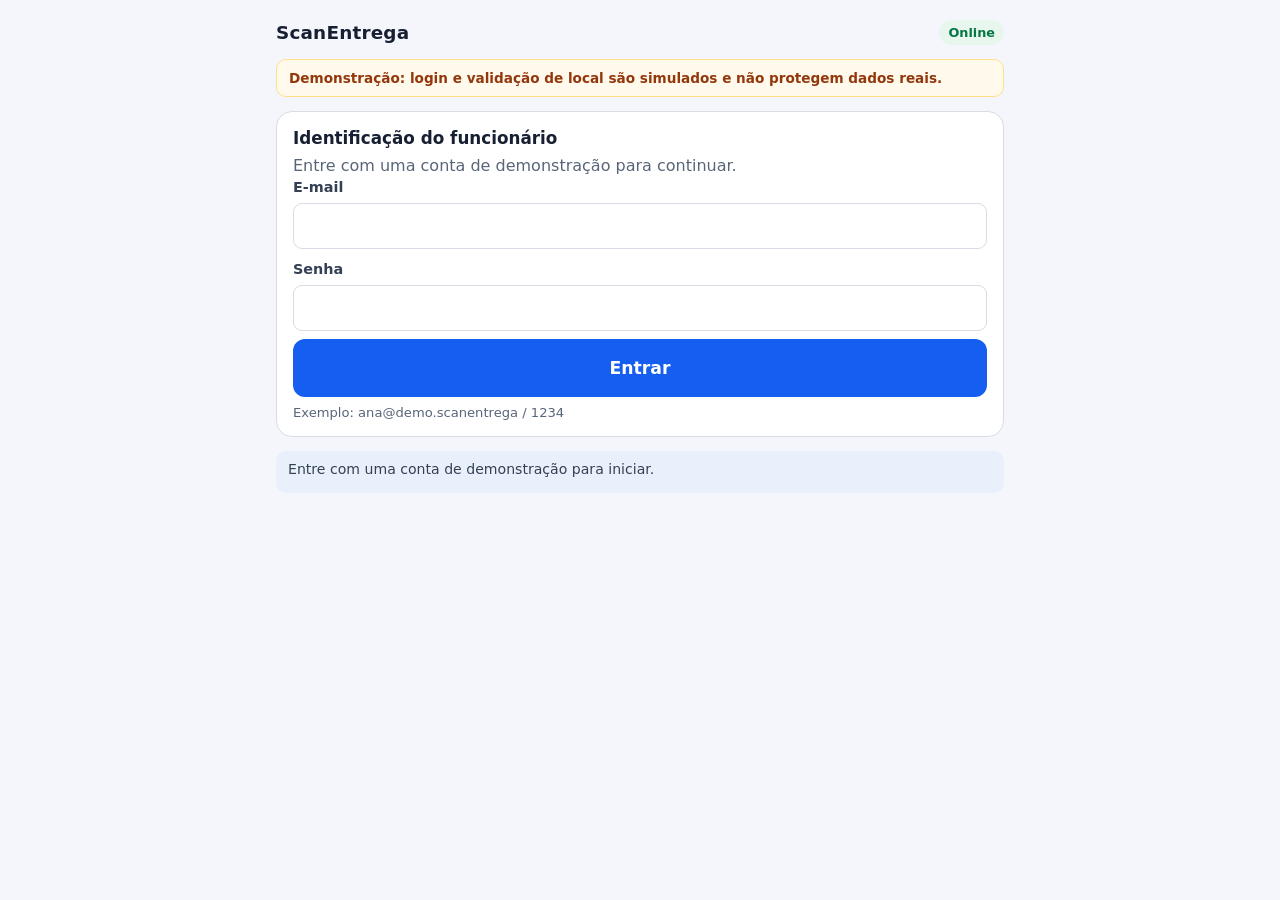
<file: pwa/index.html>
<!doctype html>
<html lang="pt-BR">
  <head>
    <meta charset="utf-8">
    <meta name="viewport" content="width=device-width, initial-scale=1, viewport-fit=cover">
    <meta name="theme-color" content="#155eef">
    <meta name="description" content="Captura de campo offline do ScanEntrega">
    <link rel="manifest" href="./manifest.json">
    <link rel="icon" href="./icons/icon-192.png" type="image/png">
    <link rel="stylesheet" href="./css/style.css">
    <title>ScanEntrega</title>
    <script src="./vendor/dexie.min.js"></script>
    <script type="module" src="./js/app.js"></script>
  </head>
  <body>
    <main class="app">
      <header class="app-header">
        <h1>ScanEntrega</h1>
        <span id="network-status" class="network-status" role="status">Verificando conexão…</span>
      </header>

      <p class="demo-banner">
        Demonstração: login e validação de local são simulados e não protegem dados reais.
      </p>

      <section id="login-section" class="workflow-card" aria-labelledby="login-title">
        <h2 id="login-title">Identificação do funcionário</h2>
        <p>Entre com uma conta de demonstração para continuar.</p>
        <form id="login-form" class="form-stack">
          <label for="employee-email">E-mail</label>
          <input id="employee-email" name="email" type="email" autocomplete="username" required>
          <label for="employee-password">Senha</label>
          <input id="employee-password" name="password" type="password" autocomplete="current-password" required>
          <button id="login-button" class="button button-primary" type="submit">Entrar</button>
        </form>
        <p class="demo-hint">
          Exemplo: ana@demo.scanentrega / 1234
        </p>
      </section>

      <section id="workflow-section" class="workflow-card workflow-stack" hidden>
        <div class="section-heading">
          <div>
            <h2>Olá, <span id="employee-name"></span></h2>
            <p class="demo-hint">Conta de demonstração</p>
          </div>
          <button id="logout-button" class="button button-quiet" type="button">Sair</button>
        </div>

        <div class="form-stack">
          <label for="condominium-select">Condomínio autorizado</label>
          <select id="condominium-select"></select>
          <p id="condominium-detail" class="field-help"></p>

          <label for="location-mode">Validação de localização</label>
          <select id="location-mode">
            <option value="gps">GPS do aparelho</option>
            <option value="demo-inside">Simular dentro do condomínio (demo)</option>
            <option value="demo-outside">Simular fora do condomínio (demo)</option>
            <option value="demo-inaccurate">Simular GPS impreciso (demo)</option>
          </select>
          <p class="field-help">
            A checagem é local e demo. O GPS é conferido novamente em cada foto.
          </p>
          <button id="validate-location-button" class="button button-secondary" type="button">
            Validar localização
          </button>
          <p id="location-result" class="location-result" role="status" aria-live="polite">
            Confirme sua presença antes de iniciar uma captura.
          </p>
        </div>

        <section id="capture-step" class="capture-step" aria-labelledby="capture-title" hidden>
          <div>
            <h2 id="capture-title">Captura de fotos</h2>
            <p>Toque para abrir a câmera. A localização será conferida em cada foto; a câmera fecha ao sair do app.</p>
          </div>
          <button id="start-camera-button" class="button button-primary" type="button">
            Iniciar captura
          </button>

          <div id="camera-panel" class="camera-panel" aria-label="Captura de fotos" hidden>
            <video id="camera-video" autoplay playsinline muted aria-label="Pré-visualização da câmera"></video>
            <div id="camera-message" class="camera-message" role="status">
              A câmera está fechada.
            </div>
          </div>
          <canvas id="capture-canvas" hidden></canvas>

          <div id="capture-controls" class="capture-controls" hidden>
            <button id="capture-button" class="button button-primary" type="button" disabled>
              Tirar foto
            </button>
            <button id="stop-camera-button" class="button button-quiet" type="button">
              Encerrar captura
            </button>
          </div>
        </section>
      </section>

      <section id="queue-section" class="queue-section" aria-labelledby="queue-title" hidden>
        <div class="section-heading">
          <h2 id="queue-title">Fotos do lote</h2>
          <span id="queue-count" class="queue-count">0 fotos</span>
        </div>
        <div class="queue-actions">
          <button id="send-button" class="button button-secondary" type="button" disabled>
            Enviar (0)
          </button>
          <button id="clear-button" class="button button-quiet" type="button" disabled>
            Limpar lote
          </button>
        </div>
        <div id="photo-list" class="photo-list" aria-live="polite"></div>
        <p id="empty-queue" class="empty-queue">As fotos capturadas aparecerão aqui.</p>
      </section>

      <button id="update-button" class="button button-update" type="button" hidden>
          Atualizar aplicativo
      </button>

      <p id="secure-context-warning" class="notice notice-warning" hidden>
        A câmera e o modo offline precisam de HTTPS. Em desenvolvimento, use localhost.
      </p>
      <p id="queue-warning" class="notice notice-warning" hidden></p>

      <p id="app-status" class="app-status" role="status" aria-live="polite">
        Iniciando ScanEntrega…
      </p>
    </main>
  </body>
</html>
</file>
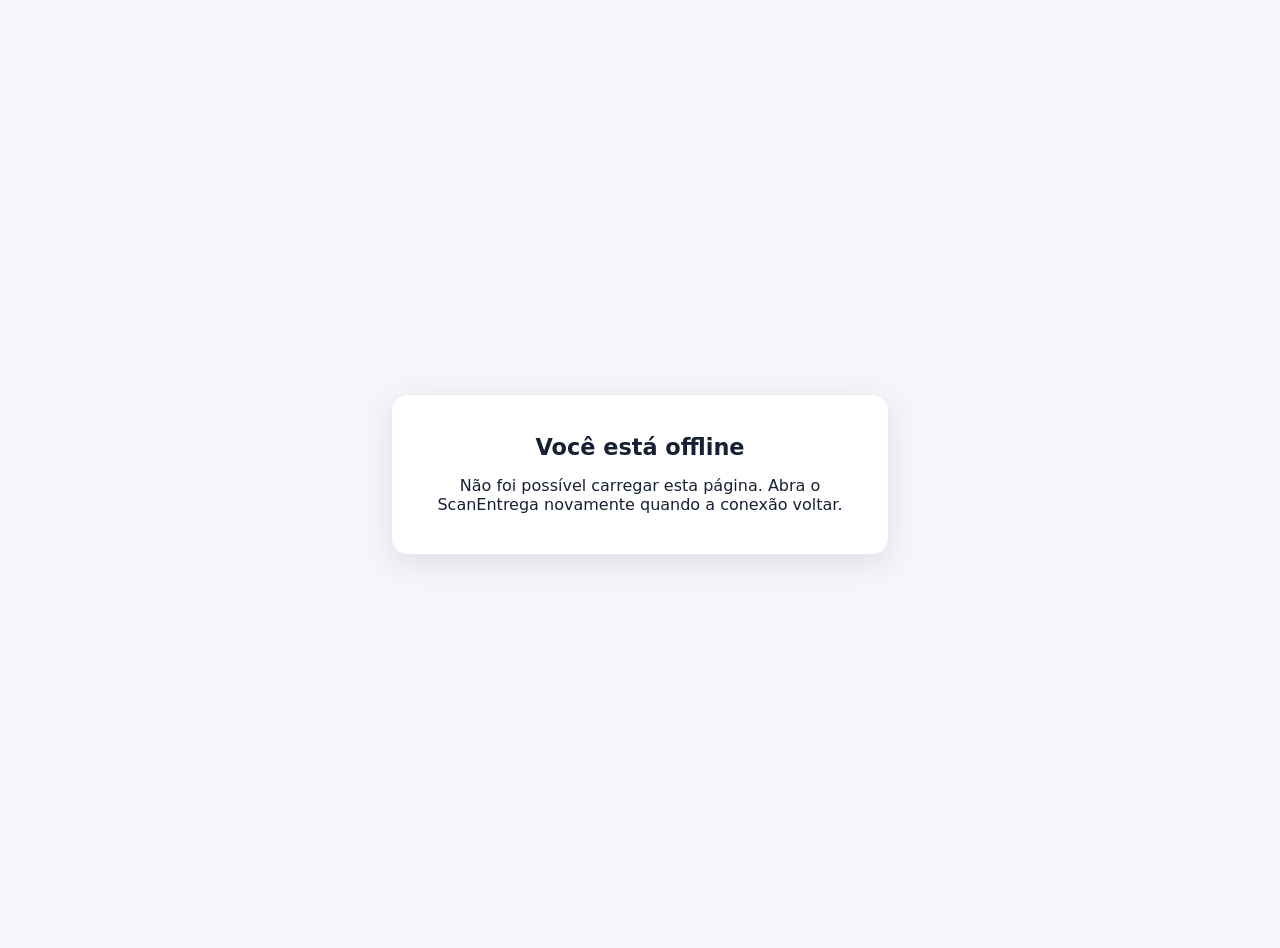
<file: pwa/offline.html>
<!doctype html>
<html lang="pt-BR">
  <head>
    <meta charset="utf-8">
    <meta name="viewport" content="width=device-width, initial-scale=1">
    <meta name="theme-color" content="#155eef">
    <title>ScanEntrega offline</title>
    <style>
      body { margin: 0; min-height: 100vh; display: grid; place-items: center; padding: 24px; font-family: system-ui, sans-serif; background: #f4f6fb; color: #172033; }
      main { max-width: 28rem; padding: 24px; border-radius: 16px; background: #fff; text-align: center; box-shadow: 0 8px 32px rgb(16 24 40 / 10%); }
      h1 { font-size: 1.4rem; }
    </style>
  </head>
  <body class="offline-page">
    <main class="offline-card">
      <h1>Você está offline</h1>
      <p>Não foi possível carregar esta página. Abra o ScanEntrega novamente quando a conexão voltar.</p>
    </main>
  </body>
</html>
</file>
<file: pwa/css/style.css>
:root {
  color-scheme: light;
  font-family: system-ui, -apple-system, BlinkMacSystemFont, "Segoe UI", sans-serif;
  color: #172033;
  background: #f4f6fb;
  font-synthesis: none;
  text-rendering: optimizeLegibility;
  --blue: #155eef;
  --blue-dark: #1049bd;
  --surface: #fff;
  --border: #d7dce5;
  --muted: #596579;
  --danger: #b42318;
}

* {
  box-sizing: border-box;
}

body {
  min-width: 320px;
  min-height: 100vh;
  margin: 0;
  padding: env(safe-area-inset-top) 0 env(safe-area-inset-bottom);
}

button {
  font: inherit;
}

button:focus-visible {
  outline: 3px solid #fdb022;
  outline-offset: 3px;
}

.app {
  width: min(100%, 760px);
  min-height: 100vh;
  margin: 0 auto;
  padding: 12px 16px 24px;
  display: flex;
  flex-direction: column;
  gap: 14px;
}

.app-header,
.section-heading {
  display: flex;
  align-items: center;
  justify-content: space-between;
  gap: 12px;
}

.app-header h1 {
  margin: 0;
  font-size: 1.15rem;
  letter-spacing: 0.01em;
}

.network-status {
  padding: 5px 9px;
  border-radius: 999px;
  background: #e8f7ed;
  color: #067647;
  font-size: 0.8rem;
  font-weight: 700;
}

.network-status.is-offline {
  background: #fff1f0;
  color: var(--danger);
}

.demo-banner {
  margin: 0;
  padding: 10px 12px;
  border: 1px solid #fedf89;
  border-radius: 10px;
  background: #fffaeb;
  color: #93370d;
  font-size: 0.85rem;
  font-weight: 600;
}

.workflow-card {
  padding: 16px;
  border: 1px solid var(--border);
  border-radius: 16px;
  background: var(--surface);
}

.workflow-card h2,
.capture-step h2 {
  margin: 0;
  font-size: 1.05rem;
}

.workflow-card > p,
.capture-step p {
  margin: 8px 0 0;
  color: var(--muted);
}

.workflow-stack {
  display: flex;
  flex-direction: column;
  gap: 16px;
}

.form-stack {
  display: grid;
  gap: 8px;
}

.form-stack label {
  margin-top: 4px;
  color: #344054;
  font-size: 0.9rem;
  font-weight: 700;
}

.form-stack input,
.form-stack select {
  width: 100%;
  min-height: 46px;
  padding: 9px 11px;
  border: 1px solid var(--border);
  border-radius: 9px;
  background: #fff;
  color: #172033;
  font: inherit;
}

.form-stack input:focus-visible,
.form-stack select:focus-visible {
  outline: 3px solid #84adff;
  outline-offset: 2px;
}

.demo-hint,
.field-help {
  margin: 0;
  color: var(--muted);
  font-size: 0.82rem;
}

.location-result {
  margin: 0;
  padding: 10px 12px;
  border-radius: 9px;
  background: #f2f4f7;
  color: #344054;
  font-size: 0.9rem;
}

.location-result.is-approved {
  background: #e8f7ed;
  color: #067647;
}

.location-result.is-rejected {
  background: #fff1f0;
  color: var(--danger);
}

.capture-step {
  display: flex;
  flex-direction: column;
  gap: 12px;
  padding-top: 14px;
  border-top: 1px solid var(--border);
}

.capture-controls,
.queue-actions {
  display: grid;
  grid-template-columns: 1fr 1fr;
  gap: 10px;
}

.camera-panel {
  position: relative;
  height: min(48vh, 480px);
  min-height: 260px;
  overflow: hidden;
  border-radius: 18px;
  background: #111827;
}

.camera-panel video {
  display: block;
  width: 100%;
  height: 100%;
  min-height: 35vh;
  object-fit: cover;
}

.camera-message {
  position: absolute;
  inset: auto 12px 12px;
  padding: 9px 12px;
  border-radius: 10px;
  background: rgb(17 24 39 / 78%);
  color: #fff;
  font-size: 0.9rem;
  text-align: center;
}

.button {
  min-height: 48px;
  padding: 10px 14px;
  border: 0;
  border-radius: 12px;
  font-weight: 700;
  cursor: pointer;
}

.button:disabled {
  cursor: not-allowed;
  opacity: 0.5;
}

.button-primary {
  min-height: 58px;
  background: var(--blue);
  color: #fff;
  font-size: 1.08rem;
}

.button-primary:not(:disabled):active {
  background: var(--blue-dark);
}

.button-secondary {
  background: #dce8ff;
  color: #123b8f;
}

.button-quiet {
  border: 1px solid var(--border);
  background: var(--surface);
  color: #344054;
}

.button-update {
  background: #ecfdf3;
  color: #067647;
}

.queue-section {
  min-width: 0;
}

.queue-actions .button {
  width: 100%;
}

.section-heading h2 {
  margin: 0;
  font-size: 1rem;
}

.queue-count {
  color: var(--muted);
  font-size: 0.85rem;
}

.photo-list {
  display: flex;
  gap: 10px;
  overflow-x: auto;
  padding: 10px 2px 6px;
  scrollbar-width: thin;
}

.photo-card {
  position: relative;
  flex: 0 0 112px;
  overflow: hidden;
  border: 1px solid var(--border);
  border-radius: 12px;
  background: var(--surface);
}

.photo-card img {
  display: block;
  width: 110px;
  height: 94px;
  object-fit: cover;
  background: #e4e7ec;
}

.photo-card-label {
  overflow: hidden;
  padding: 5px 7px;
  color: #344054;
  font-size: 0.72rem;
  text-overflow: ellipsis;
  white-space: nowrap;
}

.photo-card-actions {
  display: flex;
  gap: 4px;
  padding: 0 5px 6px;
}

.photo-action {
  flex: 1;
  min-height: 30px;
  padding: 4px;
  border: 1px solid var(--border);
  border-radius: 7px;
  background: #fff;
  color: #344054;
  font-size: 0.68rem;
  cursor: pointer;
}

.photo-action:disabled {
  opacity: 0.5;
}

.photo-action-remove {
  color: var(--danger);
}

.photo-card.is-error {
  border-color: #fda29b;
}

.empty-queue,
.app-status,
.notice {
  margin: 0;
  padding: 10px 12px;
  border-radius: 10px;
  font-size: 0.88rem;
}

.empty-queue {
  color: var(--muted);
  text-align: center;
}

.app-status {
  min-height: 42px;
  background: #eaf0fb;
  color: #344054;
}

.notice-warning {
  background: #fffaeb;
  color: #93370d;
}

[hidden] {
  display: none !important;
}

.offline-page {
  display: grid;
  min-height: 100vh;
  place-items: center;
  padding: 24px;
}

.offline-card {
  width: min(100%, 28rem);
  padding: 24px;
  border-radius: 16px;
  background: #fff;
  text-align: center;
  box-shadow: 0 8px 32px rgb(16 24 40 / 10%);
}

.offline-card h1 {
  font-size: 1.4rem;
}

@media (min-width: 640px) {
  .app {
    padding-top: 20px;
  }

}
</file>
